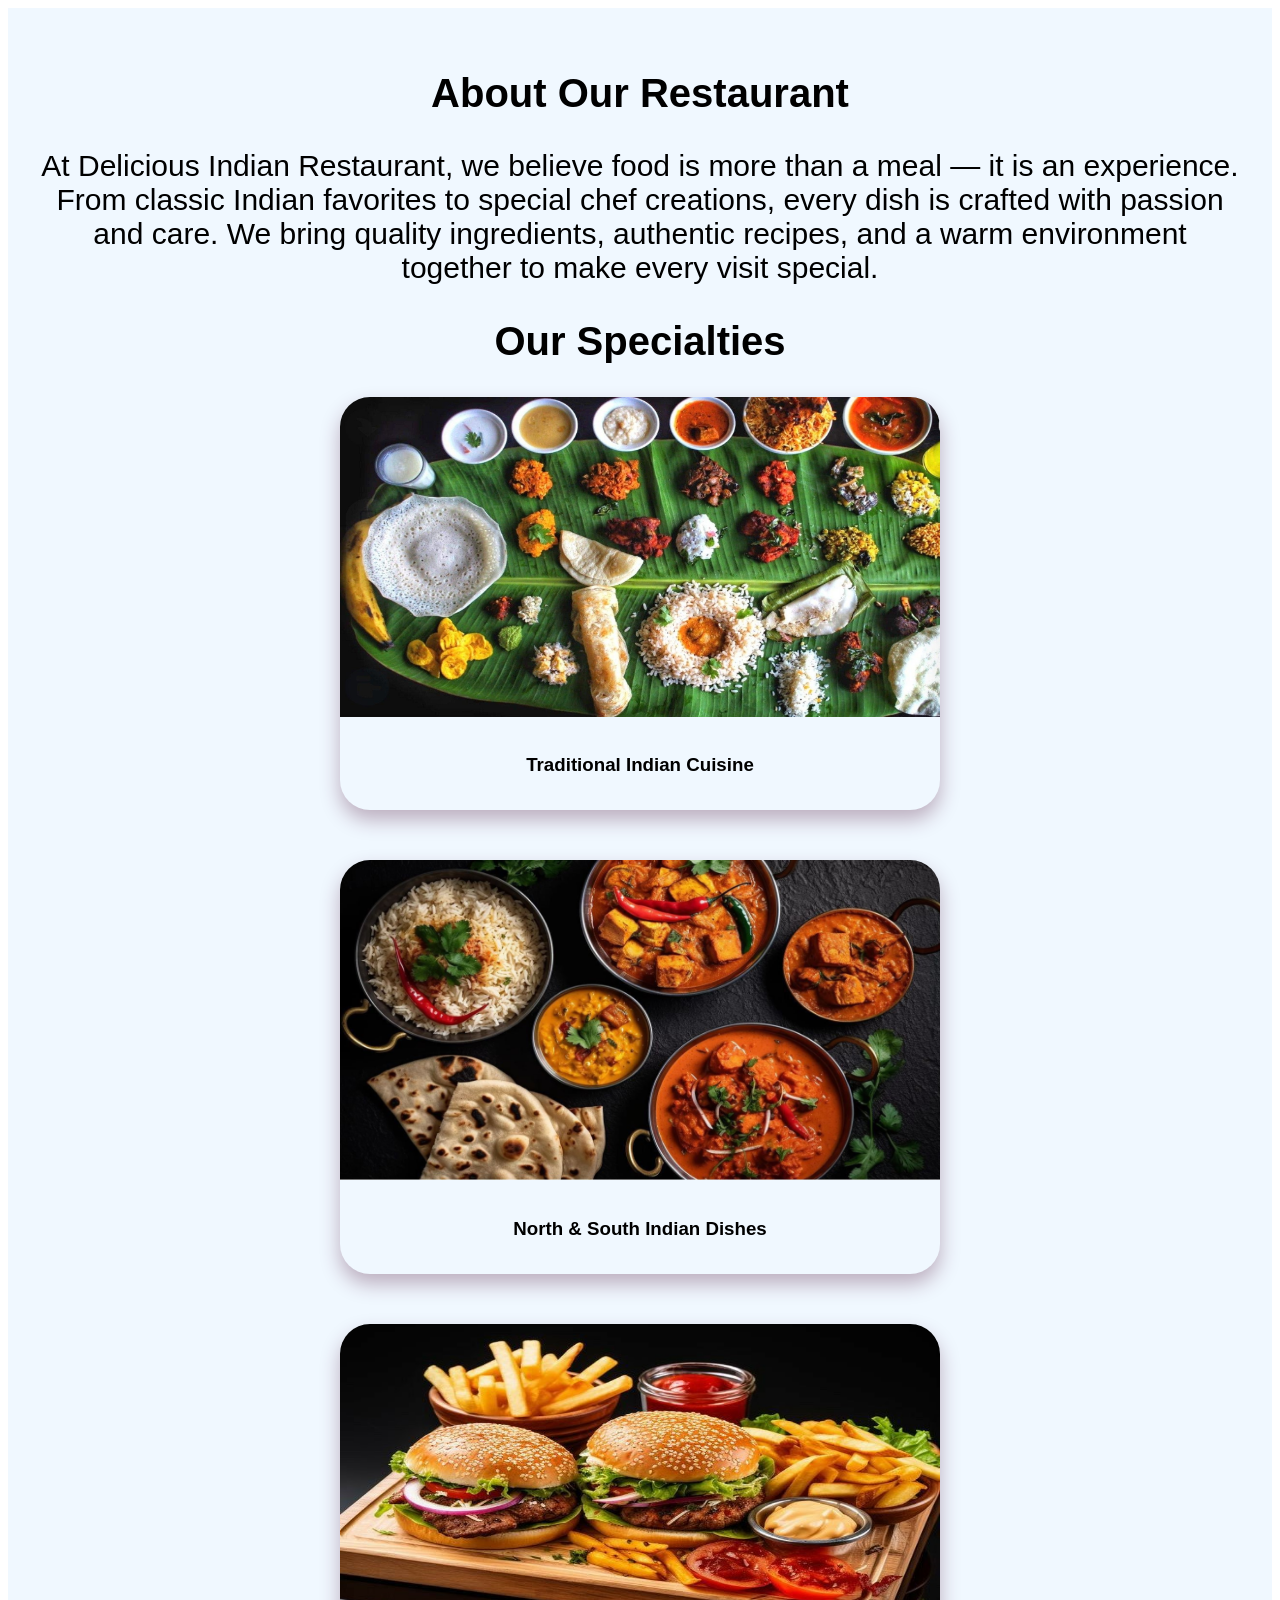
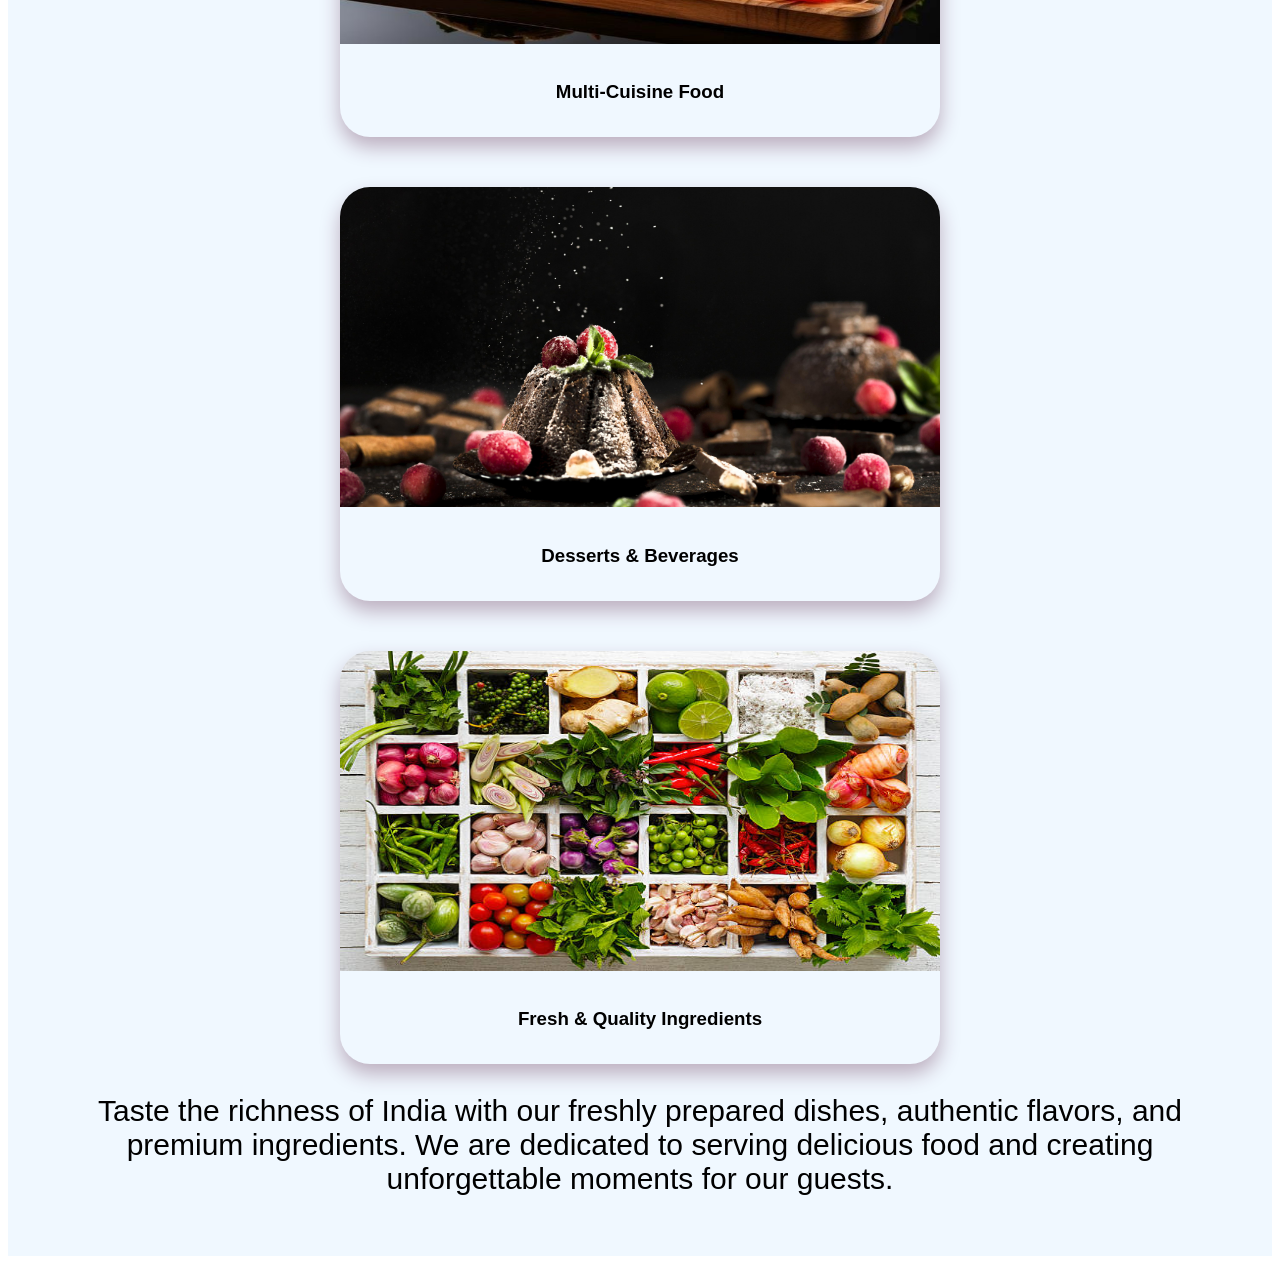
<file: About.html>
<!DOCTYPE html>
<html lang="en">
    <head>
         <meta charset="UTF-8">
        <meta name="viewport" content="width=devide-width,initial-scale=1.0">
        <title> Indian Resturant</title>
        <style>
            .matter{
                text-align: center;
                font-family: 'Gill Sans', 'Gill Sans MT', Calibri, 'Trebuchet MS', sans-serif;
                font-size: 30px;
            }
            .about {
                background-color: aliceblue;
                min-height: 100vh;
                padding: 30px;
            }
            .cat{
                text-align: center;
                font-family: 'Gill Sans', 'Gill Sans MT', Calibri, 'Trebuchet MS', sans-serif;
                font-size: 40px;
            }
            .h1{
                text-align: center;
                font-size: 40px;
                margin-bottom: 30px;
            }

            .cards{
                display: flex;
                justify-content: center;
                gap: 50px;
                flex-wrap: wrap;
            }
             .card{
                width: 600px;
                background-color: aliceblue;

                border-radius: 30px;
                overflow: hidden;

                box-shadow: 0 10px 20px  rgb(188, 174, 191) ;

                transition: 0.3s;
             }

             .card:hover{

                transform: translateY(-10px);
             }

             .card img{

                width: 100%;
                height: 320px;

             }

             .card h3{

                padding: 15px;
                text-align: center;
                font-family: 'Gill Sans', 'Gill Sans MT', Calibri, 'Trebuchet MS', sans-serif;

             }

        </style>
        </head>
        <body>
        <section class="about">
            <h1 class="cat">About Our Restaurant</h1>
            <p class="matter">At Delicious Indian Restaurant, we believe food is more than a meal — it is an experience. From classic Indian favorites to special chef creations, every dish is crafted with passion and care. We bring quality ingredients, authentic recipes, and a warm environment together to make every visit special.</p>
            <h1 class="cat">Our Specialties</h1>
            <div class="cards">
                <div class="card">
                    <img src="Traditional Indian Cuisine.jpg">
                    <h3>Traditional Indian Cuisine</h3>
                </div>
                <div class="card">
                    <img src="North & South Indian Dishes.jpg">
                    <h3>North & South Indian Dishes</h3>
                </div>
                <div class="card">
                    <img src="Multi-Cuisine Foodd.jpg">
                    <h3>Multi-Cuisine Food</h3>
                </div>
                <div class="card">
                    <img src="Desserts & Beverages.jpg">
                    <h3>Desserts & Beverages</h3>
                </div>
                <div class="card">
                    <img src="Fresh & Quality Ingredients.jpg">
                    <h3>Fresh & Quality Ingredients</h3>
                </div>
            </div>

            <p class="matter">Taste the richness of India with our freshly prepared dishes, authentic flavors, and premium ingredients. We are dedicated to serving delicious food and creating unforgettable moments for our guests.</p>
        </section>
        </body>
        </html>
</file>
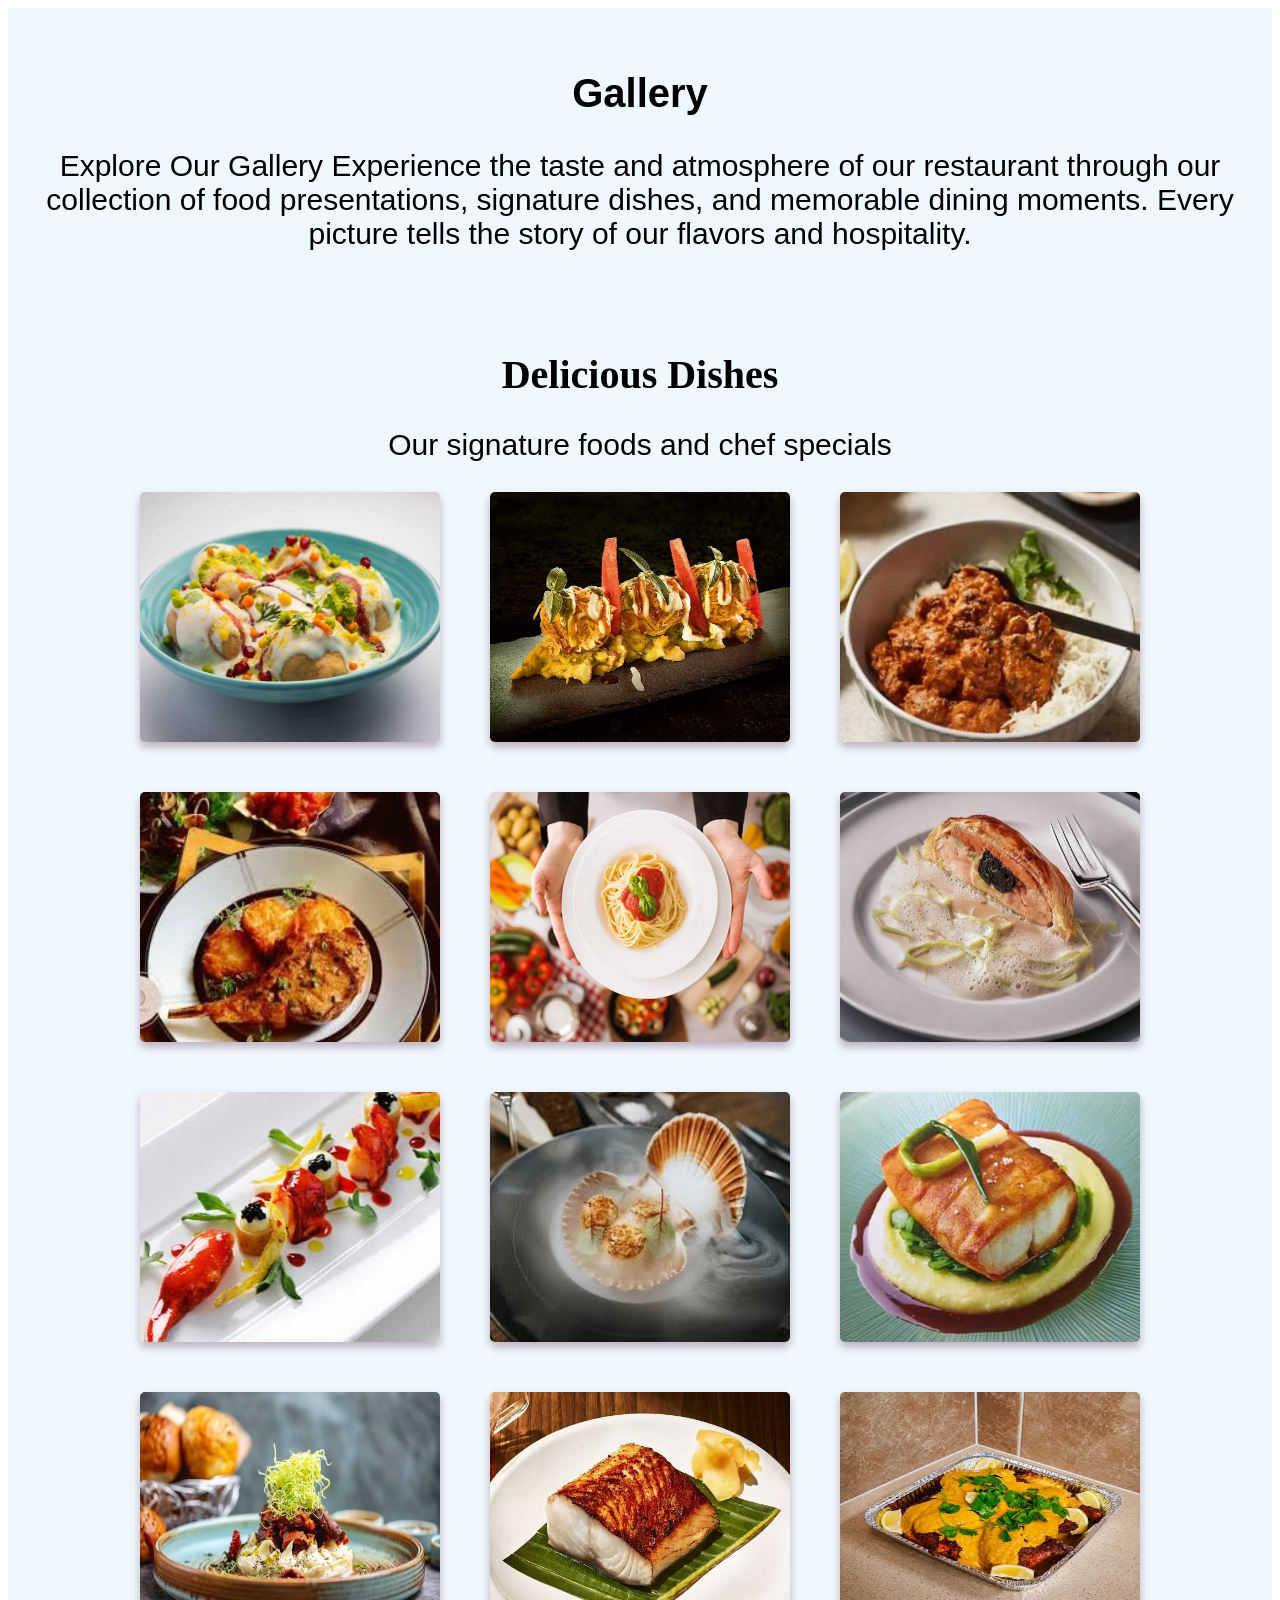
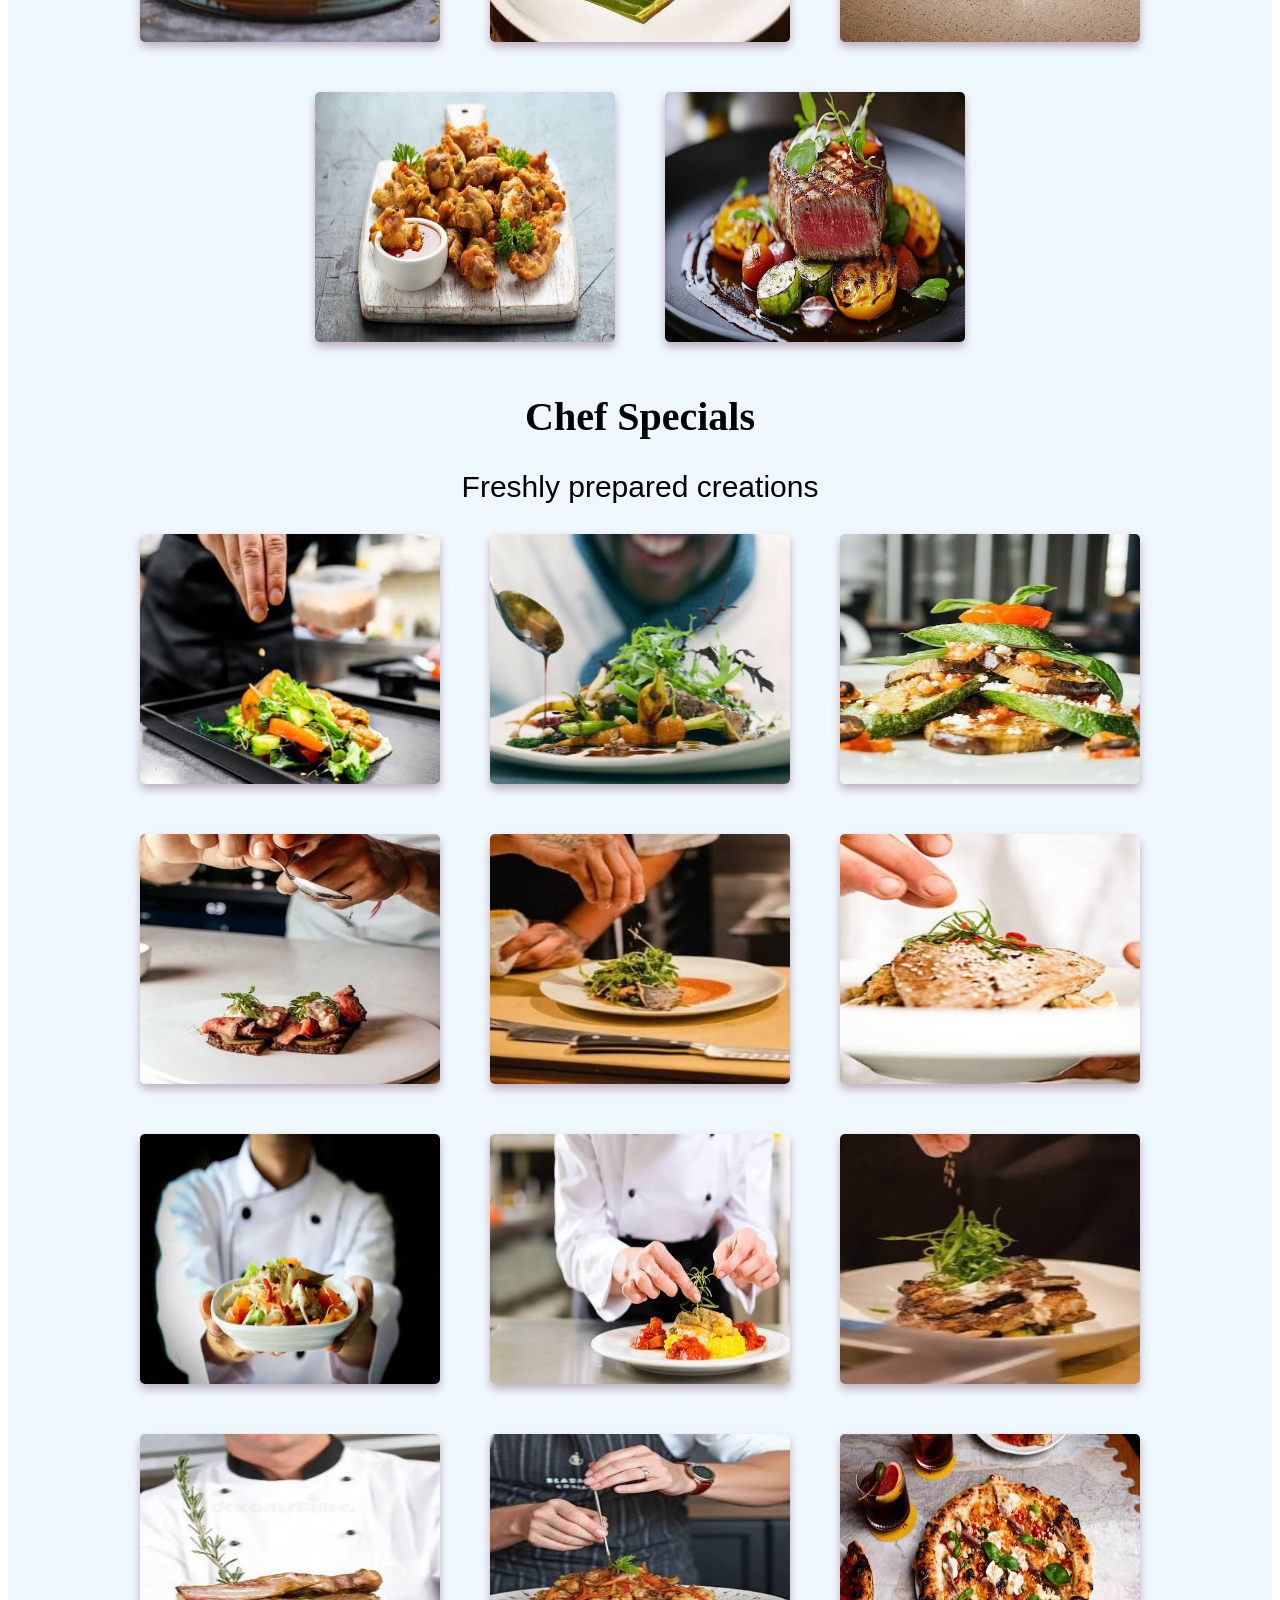
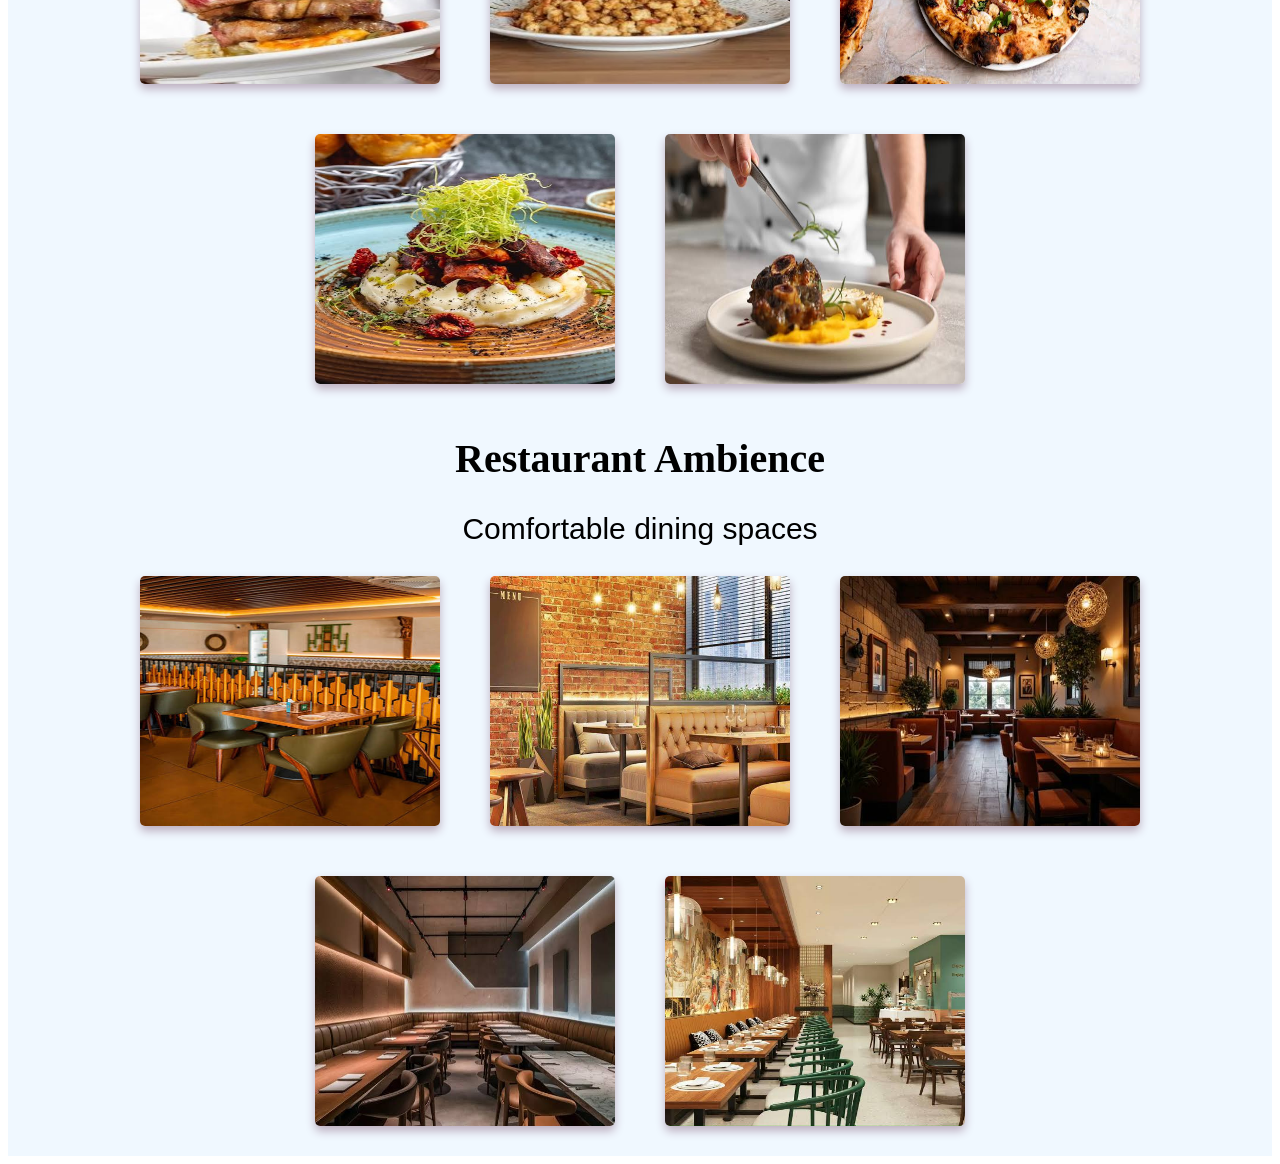
<file: gallery.html>
<!DOCTYPE html>
<html lang="en">
    <head>
         <meta charset="UTF-8">
        <meta name="viewport" content="width=devide-width,initial-scale=1.0">
        <title> Indian Resturant</title>
        <style>
            .gallery{
                background-color: aliceblue;
                min-height: 100vh;
                padding: 30px;

            }

            .matter{
                text-align: center;
                font-family: 'Gill Sans', 'Gill Sans MT', Calibri, 'Trebuchet MS', sans-serif;
                font-size: 30px;
            }

            .cat{
                text-align: center;
                font-family: 'Gill Sans', 'Gill Sans MT', Calibri, 'Trebuchet MS', sans-serif;
                font-size: 40px;
            }

             .h1{
                text-align: center;
                font-size: 40px;
                margin-bottom: 30px; 
            }
            .heading{
                text-align: center;
                font-size: 40px;
                margin-bottom: 30px; 
                 display: flex;
                justify-content: center;
                gap: 50px;
                flex-wrap: wrap; 
            }

            .dishes{
                display: flex;
                justify-content: center;
                gap: 50px;
                flex-wrap: wrap; 
            }

            .images{
                width: 300px;
                height: 250px;
                background-color: aliceblue;

                border-radius: 5px;
                overflow: hidden;

                box-shadow:0 5px 10px  rgb(188, 174, 191) ;

                transition: 0.3s;
            }

            .images:hover{
                transform:translateY(-10px);
            }

            .images img{

            width: 100%;
            height: 100%;


            }



            </style>
            </head>
            <body>

                </body>
                <section class="gallery">
                    <h1 class="cat">Gallery </h1>
                    <p class="matter">Explore Our Gallery
Experience the taste and atmosphere of our restaurant through our collection of food presentations, signature dishes, and memorable dining moments. Every picture tells the story of our flavors and hospitality.</p>
                    <br>
                    
                    
                    <br>
                    <h2 class="heading"> Delicious Dishes</h2>
                    <p class="matter"> Our signature foods and chef specials</p>
                    <div class="dishes">
                        <div class="images">
                            <img src="images (1).jpg">
                        </div>

                         <div class="images">
                            <img src="images (2).jpg">
                        </div>

                         <div class="images">
                            <img src="images (3).jpg">
                        </div>

                         <div class="images">
                            <img src="images (4).jpg">
                        </div>

                         <div class="images">
                            <img src="images (5).jpg">
                        </div>

                         <div class="images">
                            <img src="images (6).jpg">
                        </div>

                         <div class="images">
                            <img src="images (7).jpg">
                        </div>

                         <div class="images">
                            <img src="images (8).jpg">
                        </div>

                         <div class="images">
                            <img src="images (9).jpg">
                        </div>

                         <div class="images">
                            <img src="images (10).jpg">
                        </div>

                         <div class="images">
                            <img src="images (11).jpg">
                        </div>

                         <div class="images">
                            <img src="images (12).jpg">
                        </div>

                         <div class="images">
                            <img src="images (13).jpg">
                        </div>

                        <div class="images">
                            <img src="images(14).jpg">
                        </div>
                    </div>

                    <br>
                    <h2 class="heading">Chef Specials </h2>
                    <p class="matter">Freshly prepared creations </p>
                    <div class="dishes">
                        <div class="images">
                            <img src="img 1.jpg">
                        </div>

                         <div class="images">
                            <img src="img2.jpg">
                        </div>

                         <div class="images">
                            <img src="img3.jpg">
                        </div>

                         <div class="images">
                            <img src="img4.jpg">
                        </div>

                         <div class="images">
                            <img src="img5.jpg">
                        </div>

                         <div class="images">
                            <img src="img6.jpg">
                        </div>

                         <div class="images">
                            <img src="img7.jpg">
                        </div>

                         <div class="images">
                            <img src="img8.jpg">
                        </div>

                         <div class="images">
                            <img src="img9.jpg">
                        </div>

                         <div class="images">
                            <img src="img10.jpg">
                        </div>

                         <div class="images">
                            <img src="img11.jpg">
                        </div>

                         <div class="images">
                            <img src="img12.jpg">
                        </div>

                         <div class="images">
                            <img src="img13.jpg">
                        </div>

                        <div class="images">
                            <img src="img14.jpg">
                        </div>
                    </div>

                    <br>
                    <h2 class="heading">Restaurant Ambience </h2>
                    <p class="matter">Comfortable dining spaces </p>
                    <div class="dishes">
                        <div class="images">
                            <img src="img15.jpg">
                        </div>

                         <div class="images">
                            <img src="img16.jpg">
                        </div>

                         <div class="images">
                            <img src="img17.jpg">
                        </div>

                         <div class="images">
                            <img src="img18.jpg">
                        </div>

                         <div class="images">
                            <img src="img19.jpg">
                        </div>

                         
                    </div>

                </section>
            </body>
            </html>
</file>
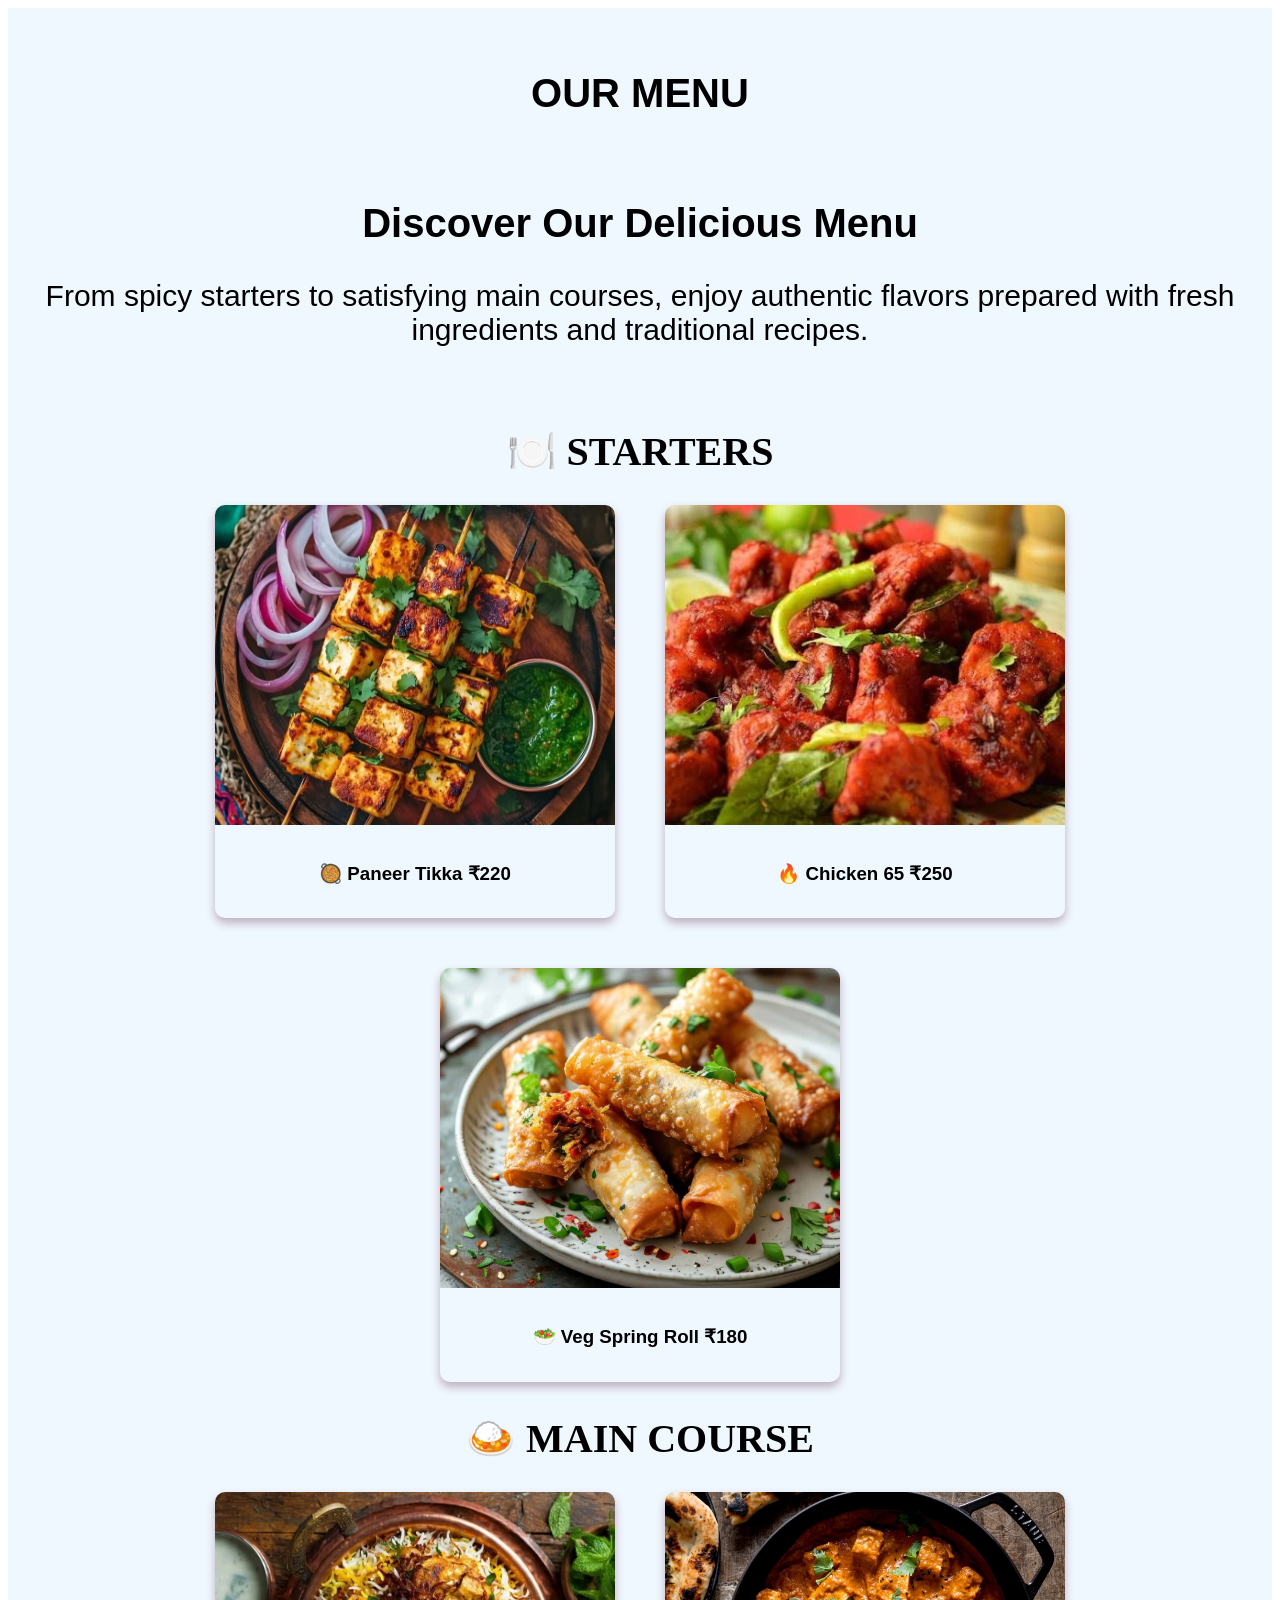
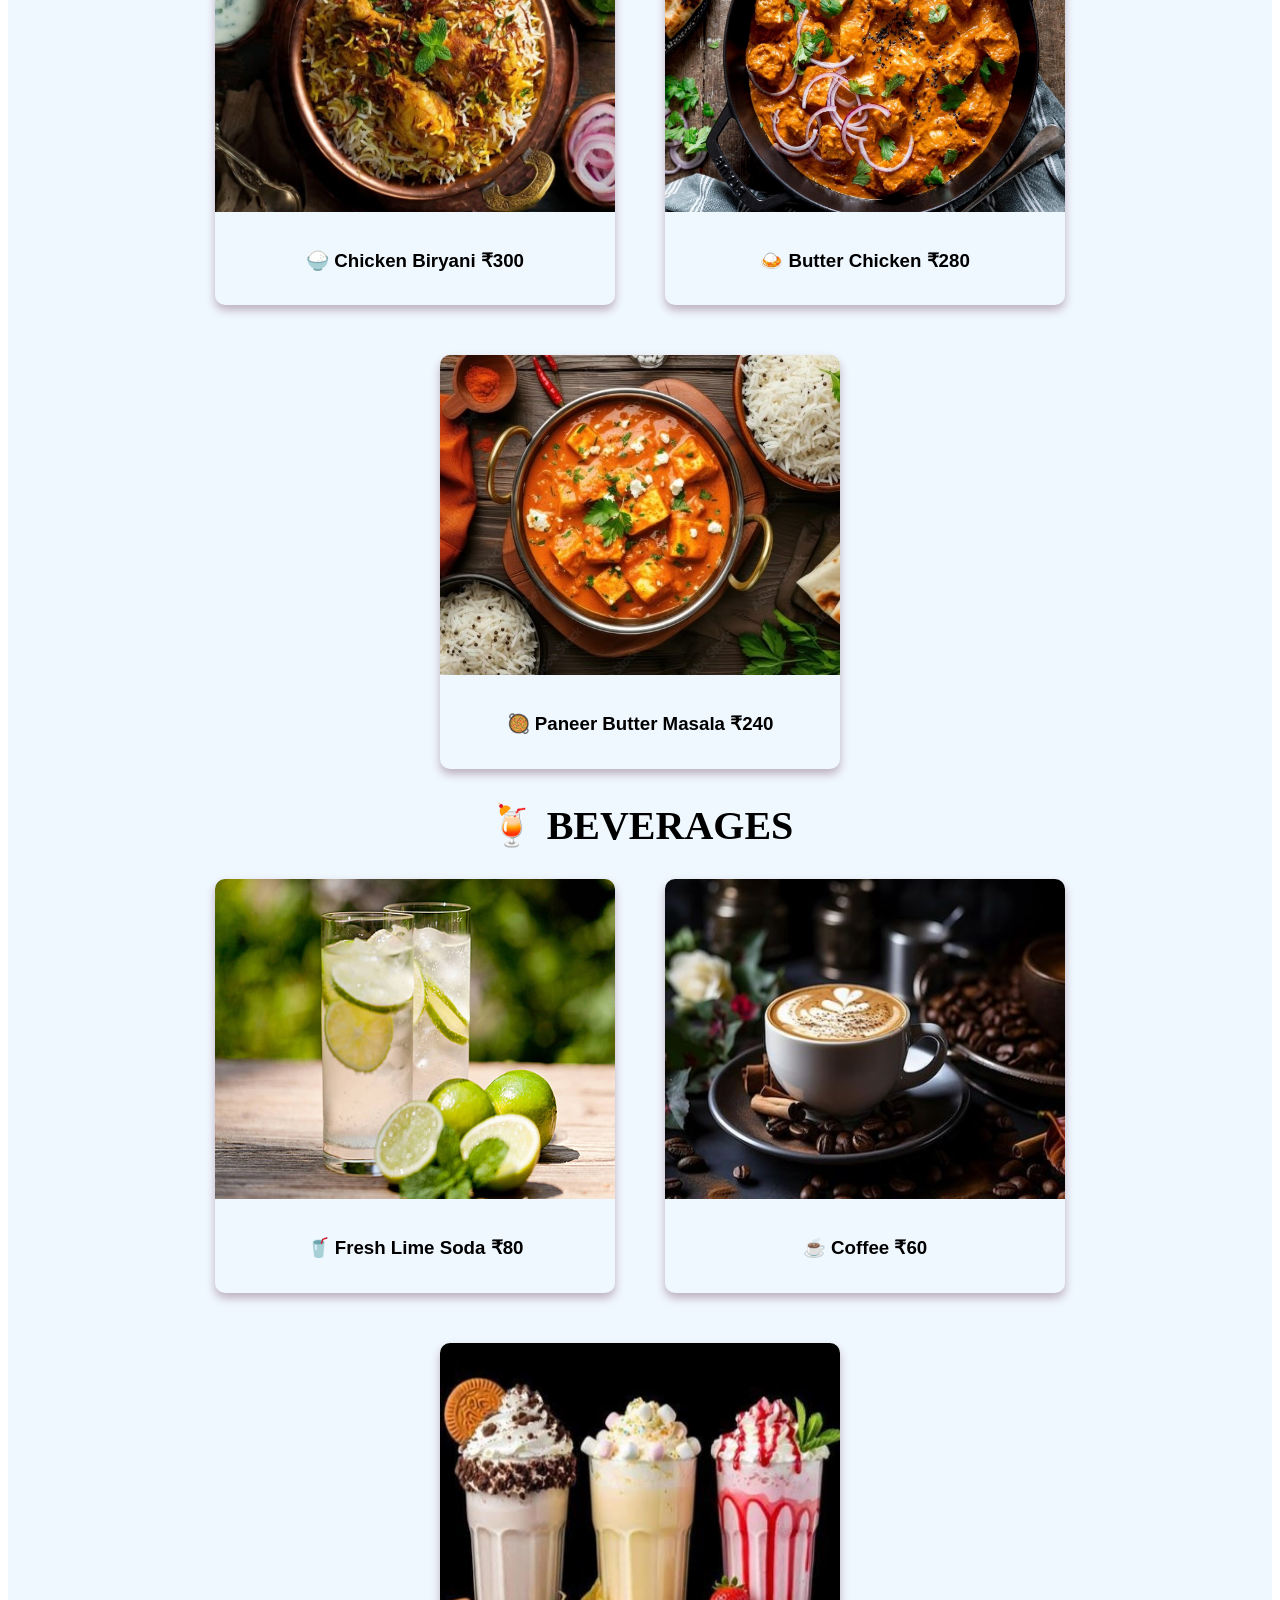
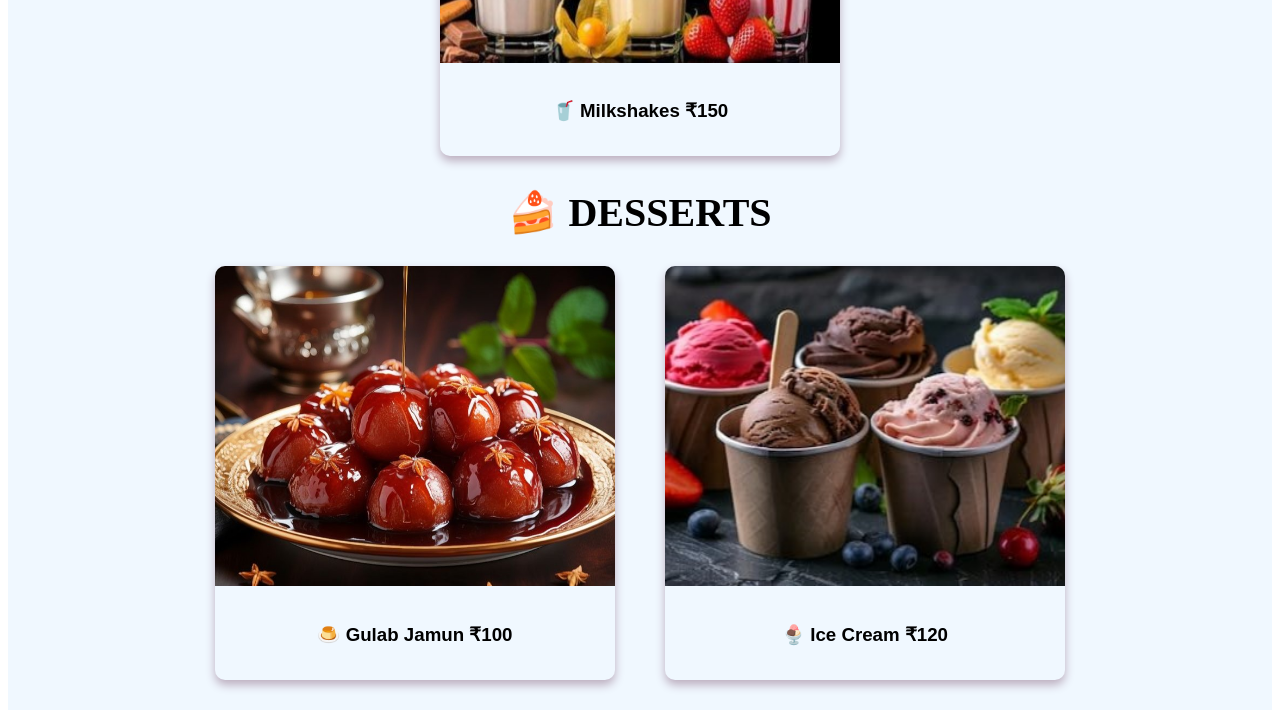
<file: menu.html>
<!DOCTYPE html>
<html lang="en">
    <head>
         <meta charset="UTF-8">
        <meta name="viewport" content="width=devide-width,initial-scale=1.0">
        <title> Indian Resturant</title>
        <style>
            .menuu{
                background-color: aliceblue;
                min-height: 100vh;
                padding: 30px;
            }

            .matter{
                text-align: center;
                font-family: 'Gill Sans', 'Gill Sans MT', Calibri, 'Trebuchet MS', sans-serif;
                font-size: 30px;
            }

            .cat{
                text-align: center;
                font-family: 'Gill Sans', 'Gill Sans MT', Calibri, 'Trebuchet MS', sans-serif;
                font-size: 40px;
            }

            .h1{
                text-align: center;
                font-size: 40px;
                margin-bottom: 30px; 
            }

            .head{
                text-align: center;
                font-size: 40px;
                margin-bottom: 30px; 
                 display: flex;
                justify-content: center;
                gap: 50px;
                flex-wrap: wrap; 
            }

            .carde{
                display: flex;
                justify-content: center;
                gap: 50px;
                flex-wrap: wrap; 
            }

            .photos{
                width: 400px;
                background-color: aliceblue;

                border-radius: 10px;
                overflow: hidden;

                box-shadow:0 5px 10px  rgb(188, 174, 191) ;

                transition: 0.3s;
            }

            .photos:hover{
              transform: translateY(-10px);
            }

            .photos img{

            width: 100%;
            height: 320px;


            }

             .photos h3{

                padding: 15px;
                text-align: center;
                font-family: 'Gill Sans', 'Gill Sans MT', Calibri, 'Trebuchet MS', sans-serif;

             }






        </style>
            </head>
            <body>
                <section class="menuu">
                    <h1 class="cat"> OUR MENU</h1>

                    <br>

                    <h1 class="cat">  Discover Our Delicious Menu</h1>

                    <p class="matter">From spicy starters to satisfying main courses,
  enjoy authentic flavors prepared with fresh
  ingredients and traditional recipes.</p>

  <br>
  <h2 class="head"> 🍽️ STARTERS</h2>
<div class="carde">
  
  <div class="photos">
    <img class="img" src="Paneer Tikka.jpg">
    <h3>🥘 Paneer Tikka  ₹220</h3>
  </div>

  <div class="photos">
    <img src="Chicken 65.jpg">
    <h3>🔥 Chicken 65          ₹250</h3>
  </div>

  <div class="photos">
    <img src="Veg Spring Roll.jpg">
    <h3>🥗 Veg Spring Roll      ₹180</h3>
  </div>

 </div>

<h2 class="head">🍛 MAIN COURSE </h2>

 <div class="carde">
  
  <div class="photos">
    <img src="chicken biryani.jpg">
    <h3>🍚 Chicken Biryani      ₹300</h3>
  </div>

  <div class="photos">
    <img src="Butter Chicken.jpg">
    <h3>🍛 Butter Chicken       ₹280</h3>
  </div>

  <div class="photos">
    <img src="Paneer Butter Masala.jpg">
    <h3>🥘 Paneer Butter Masala ₹240</h3>
  </div>

 </div>

<h2 class="head">🍹 BEVERAGES </h2>

 <div class="carde">
  
  <div class="photos">
    <img src="Fresh Lime Soda.jpg">
    <h3>🥤 Fresh Lime Soda      ₹80</h3>
  </div>

  <div class="photos">
    <img src="Coffee.jpg">
    <h3>☕ Coffee               ₹60</h3>
  </div>

  <div class="photos">
    <img src="Milkshakes.jpg">
    <h3>🥤 Milkshakes           ₹150</h3>
  </div>

 </div>

 <h2 class="head"> 🍰 DESSERTS</h2>

 <div class="carde">
 
  <div class="photos">
    <img src="Gulab Jamun.jpg">
    <h3>🍮 Gulab Jamun          ₹100</h3>
  </div>

  <div class="photos">
    <img src="Ice Cream.jpg">
    <h3>🍨 Ice Cream            ₹120</h3>
  </div>

 </div>
                </section>
            </body>
            </html>
</file>
